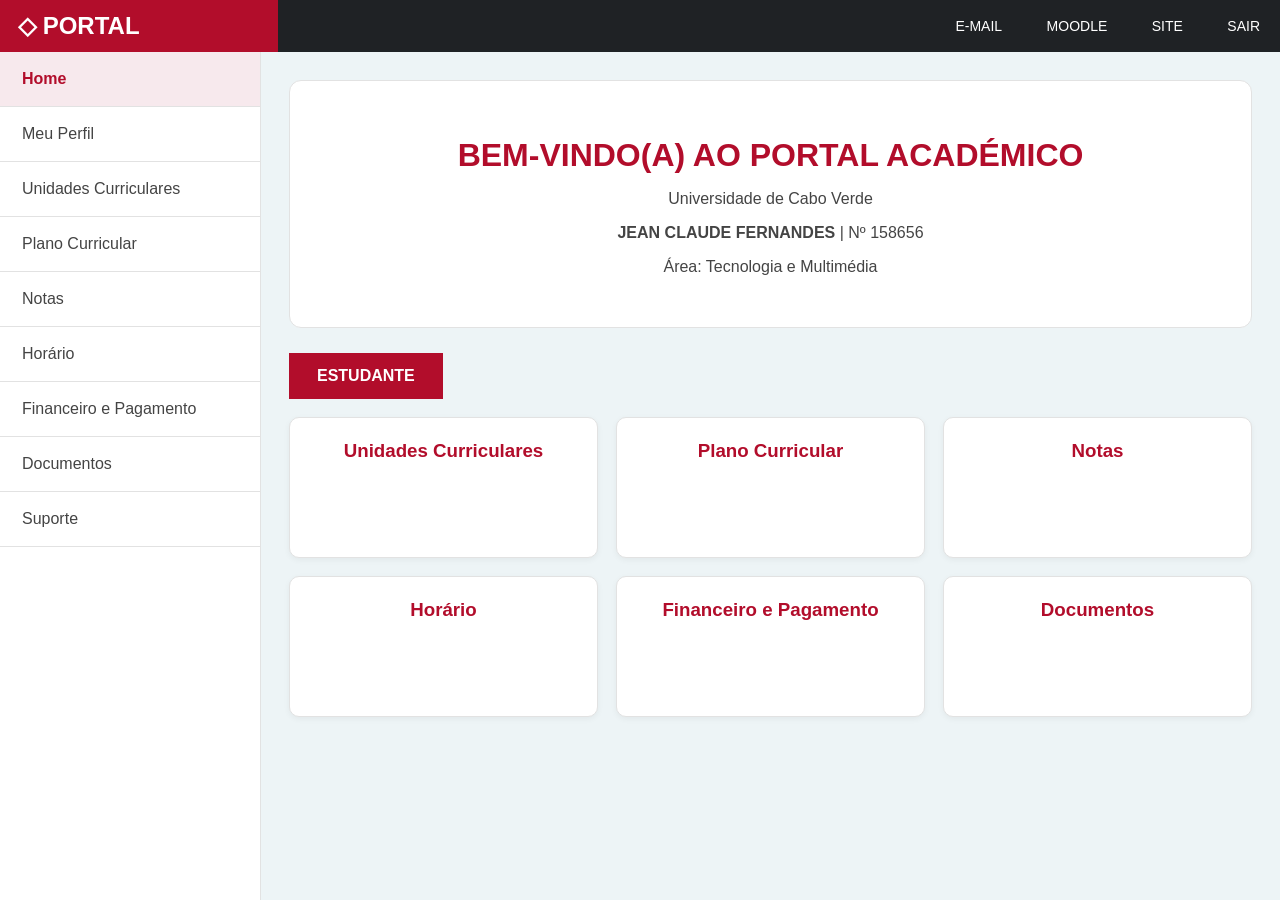
<file: 3 FASE JC & GEOVANNY/INDEX.HTML>
<!DOCTYPE html>
<html lang="pt">
<head>
<meta charset="UTF-8">
<title>Portal Académico Uni-CV</title>

<style>
:root {
  --vermelho: #b20d2b;
  --vermelho-escuro: #8f0a22;
  --preto: #1f2225;
  --branco: #ffffff;
  --fundo: #edf4f6;
  --cinza: #444;
  --cinza-claro: #f5f5f5;
  --borda: #e2e2e2;
}

body {
  margin: 0;
  font-family: Arial, sans-serif;
  background: var(--fundo);
  color: var(--cinza);
}

.topbar {
  height: 52px;
  background: var(--preto);
  color: white;
  display: flex;
  align-items: center;
  justify-content: space-between;
}

.logo {
  background: var(--vermelho);
  height: 52px;
  width: 260px;
  display: flex;
  align-items: center;
  padding-left: 18px;
  font-size: 24px;
  font-weight: bold;
}

.toplinks span {
  margin: 0 20px;
  font-size: 14px;
}

.layout {
  display: flex;
}

.sidebar {
  width: 260px;
  background: var(--branco);
  min-height: calc(100vh - 52px);
  border-right: 1px solid var(--borda);
}

.menu-item {
  padding: 18px 22px;
  border-bottom: 1px solid var(--borda);
  cursor: pointer;
  font-size: 16px;
}

.menu-item:hover,
.menu-item.active {
  background: #f7e9ed;
  color: var(--vermelho);
  font-weight: bold;
}

.content {
  flex: 1;
  padding: 28px;
}

.banner {
  background: var(--branco);
  border-radius: 12px;
  padding: 35px;
  text-align: center;
  margin-bottom: 25px;
  border: 1px solid var(--borda);
}

.banner h1 {
  color: var(--vermelho);
  margin-bottom: 5px;
}

.section-title {
  background: var(--vermelho);
  color: white;
  display: inline-block;
  padding: 14px 28px;
  margin-bottom: 18px;
  font-weight: bold;
}

.grid {
  display: grid;
  grid-template-columns: repeat(3, 1fr);
  gap: 18px;
}

.card {
  background: var(--branco);
  padding: 22px;
  border-radius: 10px;
  border: 1px solid var(--borda);
  box-shadow: 0 2px 6px rgba(0,0,0,0.05);
}

.card h3 {
  color: var(--vermelho);
  margin-top: 0;
}

.card-button {
  text-align: center;
  cursor: pointer;
  min-height: 95px;
}

.card-button:hover {
  border-color: var(--vermelho);
  background: #fff7f9;
}

button {
  background: var(--vermelho);
  color: white;
  border: none;
  padding: 10px 16px;
  border-radius: 5px;
  cursor: pointer;
}

button:hover {
  background: var(--vermelho-escuro);
}

table {
  width: 100%;
  border-collapse: collapse;
  background: white;
}

th {
  background: var(--vermelho);
  color: white;
  padding: 12px;
  text-align: left;
}

td {
  padding: 11px;
  border-bottom: 1px solid var(--borda);
}

input, textarea, select {
  width: 100%;
  padding: 10px;
  margin: 8px 0 14px;
  border: 1px solid var(--borda);
  border-radius: 4px;
}

.secao {
  display: none;
}

.sucesso {
  color: green;
  font-weight: bold;
}
</style>

<script>
function mostrar(secao) {
  document.querySelectorAll(".secao").forEach(s => s.style.display = "none");
  document.getElementById(secao).style.display = "block";

  document.querySelectorAll(".menu-item").forEach(i => i.classList.remove("active"));
  const item = document.querySelector(`[data-target="${secao}"]`);
  if (item) item.classList.add("active");
}

function confirmarPedido() {
  document.getElementById("mensagemSuporte").innerText = "Pedido enviado com sucesso!";
}

window.onload = function() {
  mostrar("home");
}
</script>
</head>

<body>

<div class="topbar">
  <div class="logo">◇ PORTAL</div>
  <div class="toplinks">
    <span>E-MAIL</span>
    <span>MOODLE</span>
    <span>SITE</span>
    <span>SAIR</span>
  </div>
</div>

<div class="layout">

  <div class="sidebar">
    <div class="menu-item" data-target="home" onclick="mostrar('home')">Home</div>
    <div class="menu-item" data-target="perfil" onclick="mostrar('perfil')">Meu Perfil</div>
    <div class="menu-item" data-target="disciplinas" onclick="mostrar('disciplinas')">Unidades Curriculares</div>
    <div class="menu-item" data-target="plano" onclick="mostrar('plano')">Plano Curricular</div>
    <div class="menu-item" data-target="notas" onclick="mostrar('notas')">Notas</div>
    <div class="menu-item" data-target="horario" onclick="mostrar('horario')">Horário</div>
    <div class="menu-item" data-target="pagamentos" onclick="mostrar('pagamentos')">Financeiro e Pagamento</div>
    <div class="menu-item" data-target="documentos" onclick="mostrar('documentos')">Documentos</div>
    <div class="menu-item" data-target="suporte" onclick="mostrar('suporte')">Suporte</div>
  </div>

  <div class="content">

    <div id="home" class="secao">
      <div class="banner">
        <h1>BEM-VINDO(A) AO PORTAL ACADÉMICO</h1>
        <p>Universidade de Cabo Verde</p>
        <p><strong>JEAN CLAUDE FERNANDES</strong> | Nº 158656</p>
        <p>Área: Tecnologia e Multimédia</p>
      </div>

      <div class="section-title">ESTUDANTE</div>

      <div class="grid">
        <div class="card card-button" onclick="mostrar('disciplinas')"><h3>Unidades Curriculares</h3></div>
        <div class="card card-button" onclick="mostrar('plano')"><h3>Plano Curricular</h3></div>
        <div class="card card-button" onclick="mostrar('notas')"><h3>Notas</h3></div>
        <div class="card card-button" onclick="mostrar('horario')"><h3>Horário</h3></div>
        <div class="card card-button" onclick="mostrar('pagamentos')"><h3>Financeiro e Pagamento</h3></div>
        <div class="card card-button" onclick="mostrar('documentos')"><h3>Documentos</h3></div>
      </div>
    </div>

    <div id="perfil" class="secao">
      <div class="section-title">MEU PERFIL</div>
      <div class="card">
        <p><strong>Nome:</strong> JEAN CLAUDE FERNANDES</p>
        <p><strong>Número:</strong> 158656</p>
        <p><strong>Área:</strong> Tecnologia e Multimédia</p>
        <p><strong>Estado:</strong> Estudante ativo</p>
        <button>Alterar palavra-passe</button>
      </div>
    </div>

    <div id="disciplinas" class="secao">
      <div class="section-title">UNIDADES CURRICULARES</div>
      <div class="card">
        <table>
          <tr><th>Disciplina</th><th>Docente</th><th>Ação</th></tr>
          <tr><td>Introdução a Base de Dados</td><td>Docente 1</td><td><button>Ver detalhes</button></td></tr>
          <tr><td>Gestão de Projeto Multimédia</td><td>Docente 2</td><td><button>Ver detalhes</button></td></tr>
          <tr><td>Tecnologia de Desenvolvimento Web II</td><td>Docente 3</td><td><button>Ver detalhes</button></td></tr>
          <tr><td>Laboratório de Projeto Multimédia I</td><td>Docente 4</td><td><button>Ver detalhes</button></td></tr>
          <tr><td>Sistemas de Compressão Multimédia</td><td>Docente 5</td><td><button>Ver detalhes</button></td></tr>
        </table>
      </div>
    </div>

    <div id="plano" class="secao">
      <div class="section-title">PLANO CURRICULAR</div>
      <div class="card">
        <p><strong>Curso/Área:</strong> Tecnologia e Multimédia</p>
        <p>Este ecrã apresenta as disciplinas organizadas por semestre e respetiva carga horária.</p>
        <table>
          <tr><th>Semestre</th><th>Disciplina</th><th>Créditos</th></tr>
          <tr><td>1.º</td><td>Introdução a Base de Dados</td><td>6</td></tr>
          <tr><td>1.º</td><td>Gestão de Projeto Multimédia</td><td>5</td></tr>
          <tr><td>1.º</td><td>Tecnologia de Desenvolvimento Web II</td><td>6</td></tr>
          <tr><td>1.º</td><td>Laboratório de Projeto Multimédia I</td><td>6</td></tr>
          <tr><td>1.º</td><td>Sistemas de Compressão Multimédia</td><td>5</td></tr>
        </table>
      </div>
    </div>

    <div id="notas" class="secao">
      <div class="section-title">NOTAS</div>
      <div class="card">
        <table>
          <tr><th>Disciplina</th><th>Nota</th><th>Estado</th></tr>
          <tr><td>Introdução a Base de Dados</td><td>15</td><td>Aprovado</td></tr>
          <tr><td>Gestão de Projeto Multimédia</td><td>16</td><td>Aprovado</td></tr>
          <tr><td>Tecnologia de Desenvolvimento Web II</td><td>17</td><td>Aprovado</td></tr>
          <tr><td>Laboratório de Projeto Multimédia I</td><td>—</td><td>Em avaliação</td></tr>
          <tr><td>Sistemas de Compressão Multimédia</td><td>14</td><td>Aprovado</td></tr>
        </table>
      </div>
    </div>

    <div id="horario" class="secao">
      <div class="section-title">HORÁRIO</div>
      <div class="card">
        <table>
          <tr><th>Dia</th><th>Disciplina</th><th>Hora</th><th>Sala</th></tr>
          <tr><td>Segunda</td><td>Introdução a Base de Dados</td><td>08:00 - 10:00</td><td>Sala 12</td></tr>
          <tr><td>Terça</td><td>Gestão de Projeto Multimédia</td><td>10:00 - 12:00</td><td>Sala 08</td></tr>
          <tr><td>Quarta</td><td>Tecnologia de Desenvolvimento Web II</td><td>14:00 - 16:00</td><td>Lab 2</td></tr>
          <tr><td>Quinta</td><td>Laboratório de Projeto Multimédia I</td><td>09:00 - 12:00</td><td>Lab 1</td></tr>
          <tr><td>Sexta</td><td>Sistemas de Compressão Multimédia</td><td>11:00 - 13:00</td><td>Sala 05</td></tr>
        </table>
      </div>
    </div>

    <div id="pagamentos" class="secao">
      <div class="section-title">FINANCEIRO E PAGAMENTO</div>
      <div class="card">
        <h3>Pagamentos Recentes</h3>
        <table>
          <tr><th>Data</th><th>Descrição</th><th>Valor</th><th>Estado</th></tr>
          <tr><td>05/04/2026</td><td>Propina mensal</td><td>5.000 CVE</td><td>Pago</td></tr>
          <tr><td>05/03/2026</td><td>Propina mensal</td><td>5.000 CVE</td><td>Pago</td></tr>
          <tr><td>05/02/2026</td><td>Propina mensal</td><td>5.000 CVE</td><td>Pago</td></tr>
          <tr><td>05/01/2026</td><td>Propina mensal</td><td>5.000 CVE</td><td>Pago</td></tr>
          <tr><td>10/12/2025</td><td>Taxa administrativa</td><td>1.500 CVE</td><td>Pago</td></tr>
          <tr><td>05/12/2025</td><td>Propina mensal</td><td>5.000 CVE</td><td>Pago</td></tr>
          <tr><td>05/11/2025</td><td>Propina mensal</td><td>5.000 CVE</td><td>Pago</td></tr>
          <tr><td>05/10/2025</td><td>Propina mensal</td><td>5.000 CVE</td><td>Pago</td></tr>
        </table>
      </div>
    </div>

    <div id="documentos" class="secao">
      <div class="section-title">DOCUMENTOS</div>
      <div class="grid">
        <div class="card"><h3>Declaração de Matrícula</h3><button>Solicitar</button></div>
        <div class="card"><h3>Certificado de Notas</h3><button>Solicitar</button></div>
        <div class="card"><h3>Comprovativo de Inscrição</h3><button>Solicitar</button></div>
      </div>
    </div>

    <div id="suporte" class="secao">
      <div class="section-title">SUPORTE</div>
      <div class="card">
        <label>Assunto</label>
        <input type="text" placeholder="Ex.: Problema no acesso às notas">

        <label>Mensagem</label>
        <textarea rows="5" placeholder="Descreva o problema"></textarea>

        <button onclick="confirmarPedido()">Enviar pedido</button>
        <p id="mensagemSuporte" class="sucesso"></p>
      </div>
    </div>

  </div>
</div>

</body>
</html>
</file>
